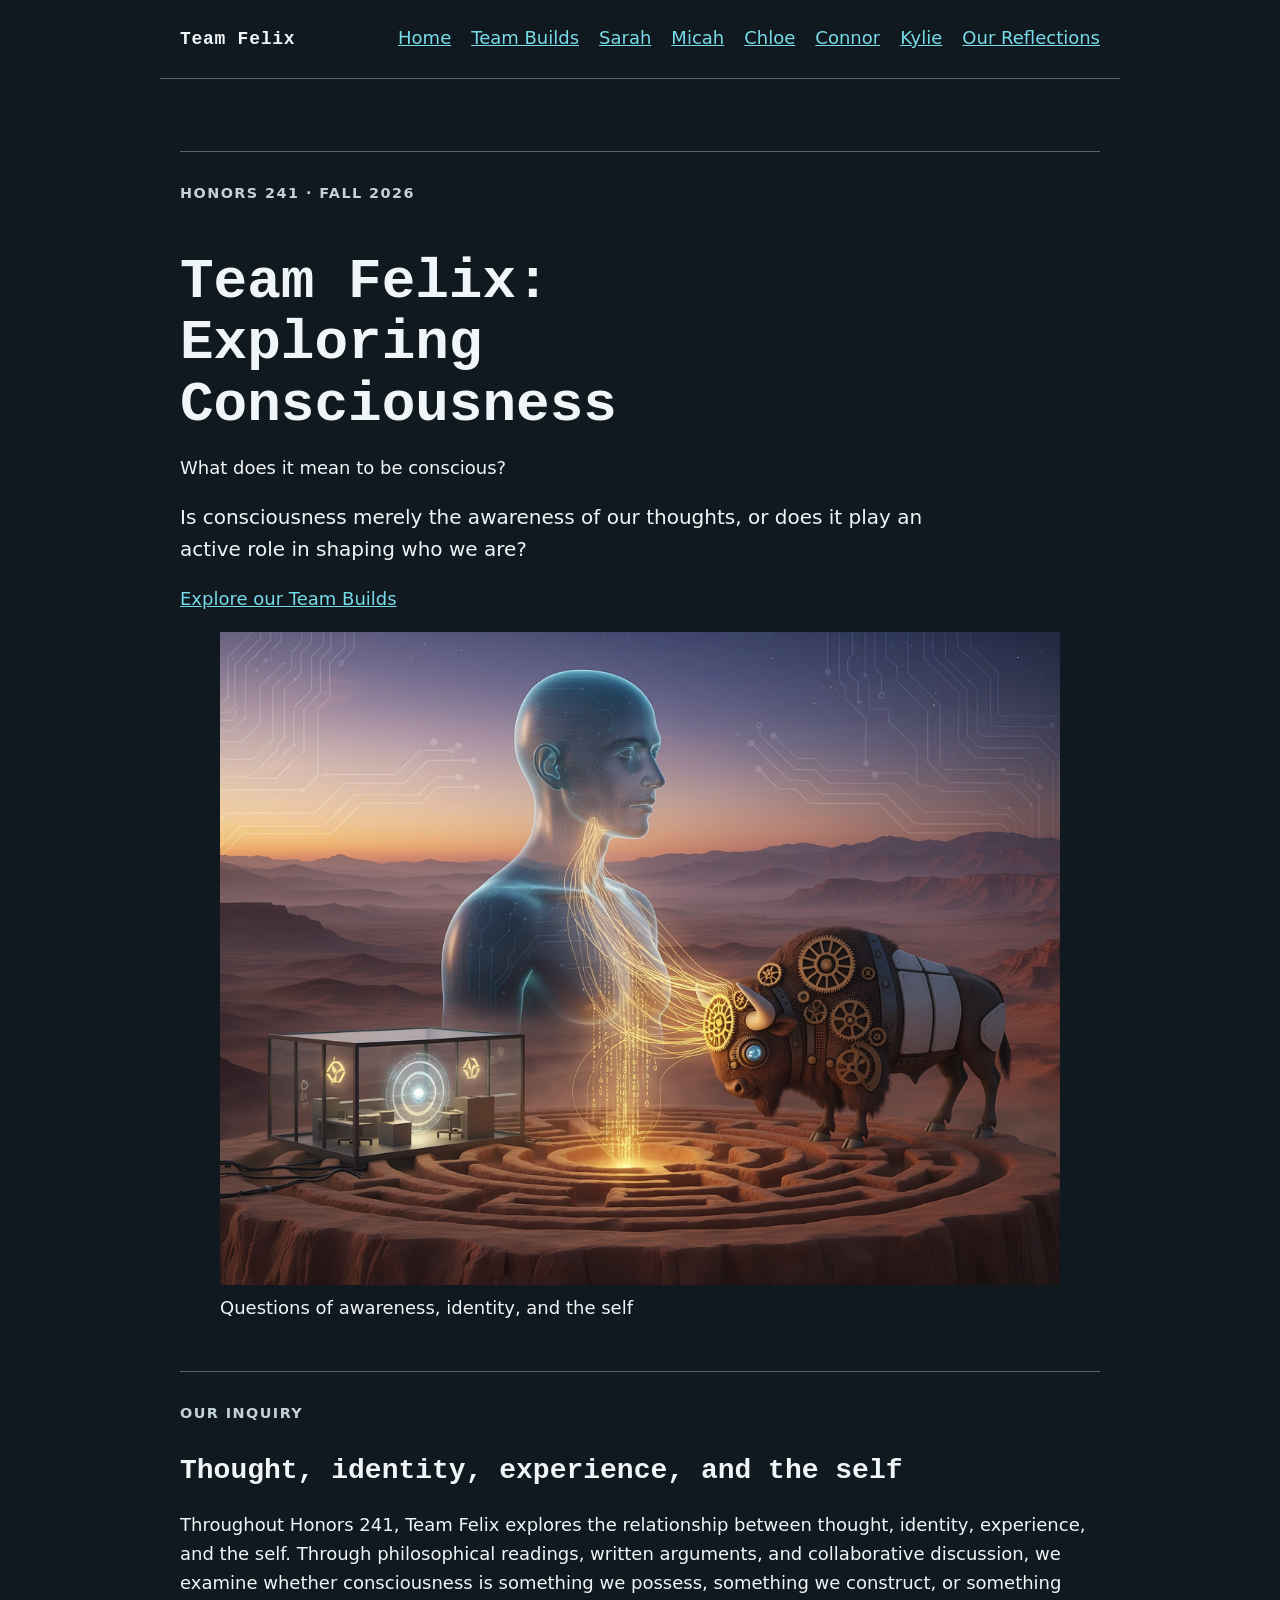
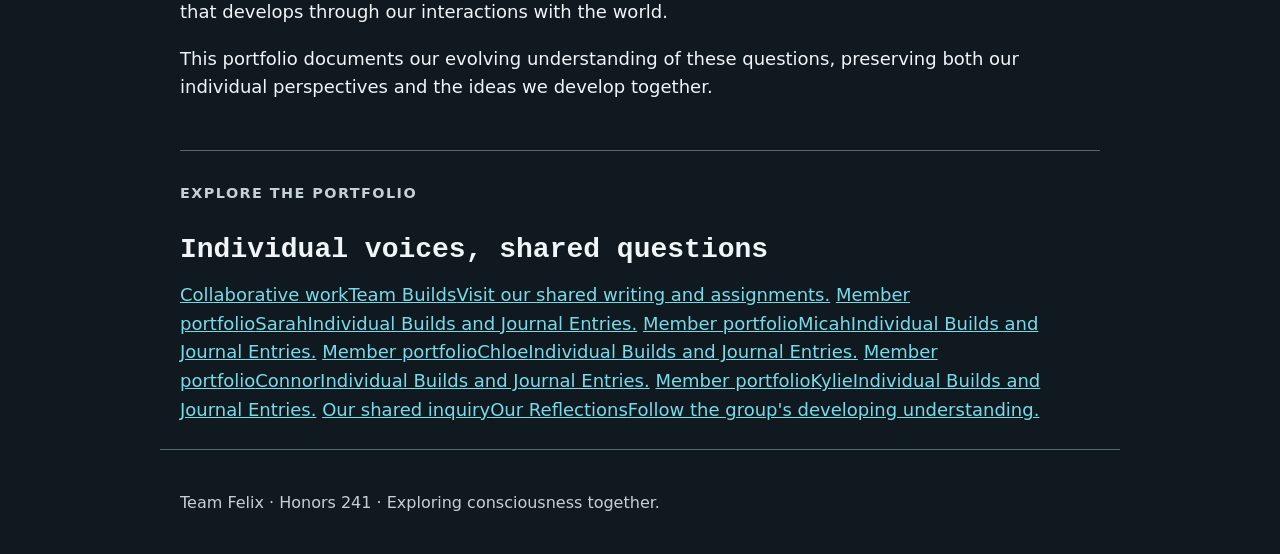
<file: index.html>
<!DOCTYPE html>
<html lang="en">
<head>
  <meta charset="utf-8">
  <meta name="viewport" content="width=device-width, initial-scale=1">
  <title>Team Felix | Exploring Consciousness</title>
  <meta name="description" content="Team Felix's Honors 241 portfolio exploring consciousness, identity, experience, and the self.">
  <link rel="stylesheet" href="styles.css">
</head>
<body>
  <a class="skip-link" href="#main">Skip to main content</a>

  <header class="site-header">
    <p class="site-title"><a href="index.html">Team Felix</a></p>
    <nav aria-label="Main navigation">
      <ul>
        <li><a href="index.html" aria-current="page">Home</a></li>
        <li><a href="team-builds.html">Team Builds</a></li>
        <li><a href="sarah.html">Sarah</a></li>
        <li><a href="micah.html">Micah</a></li>
        <li><a href="chloe.html">Chloe</a></li>
        <li><a href="connor.html">Connor</a></li>
        <li><a href="kylie.html">Kylie</a></li>
        <li><a href="reflections.html">Our Reflections</a></li>
      </ul>
    </nav>
  </header>

  <main id="main">
    <section class="hero" aria-labelledby="hero-title">
      <div class="hero-copy">
        <p class="eyebrow">Honors 241 · Fall 2026</p>
        <h1 id="hero-title">Team Felix: Exploring Consciousness</h1>
        <p class="hero-question">What does it mean to be conscious?</p>
        <p class="intro">Is consciousness merely the awareness of our thoughts, or does it play an active role in shaping who we are?</p>
        <a class="button-link" href="team-builds.html">Explore our Team Builds</a>
      </div>
      <figure class="hero-art">
        <img src="images/Firefly_Create_an_image_that_interprets_an_idea_of_consciousness_where_the_mind_is_fully_sepe_859246.png" alt="Abstract artwork inspired by the idea of consciousness">
        <figcaption>Questions of awareness, identity, and the self</figcaption>
      </figure>
    </section>

    <section aria-labelledby="about-heading">
      <p class="eyebrow">Our inquiry</p>
      <h2 id="about-heading">Thought, identity, experience, and the self</h2>
      <p>Throughout Honors 241, Team Felix explores the relationship between thought, identity, experience, and the self. Through philosophical readings, written arguments, and collaborative discussion, we examine whether consciousness is something we possess, something we construct, or something that develops through our interactions with the world.</p>
      <p>This portfolio documents our evolving understanding of these questions, preserving both our individual perspectives and the ideas we develop together.</p>
    </section>

    <section aria-labelledby="explore-heading">
      <p class="eyebrow">Explore the portfolio</p>
      <h2 id="explore-heading">Individual voices, shared questions</h2>
      <div class="link-grid">
        <a class="feature-card" href="team-builds.html"><span class="card-label">Collaborative work</span><span class="card-title">Team Builds</span><span>Visit our shared writing and assignments.</span></a>
        <a class="feature-card" href="sarah.html"><span class="card-label">Member portfolio</span><span class="card-title">Sarah</span><span>Individual Builds and Journal Entries.</span></a>
        <a class="feature-card" href="micah.html"><span class="card-label">Member portfolio</span><span class="card-title">Micah</span><span>Individual Builds and Journal Entries.</span></a>
        <a class="feature-card" href="chloe.html"><span class="card-label">Member portfolio</span><span class="card-title">Chloe</span><span>Individual Builds and Journal Entries.</span></a>
        <a class="feature-card" href="connor.html"><span class="card-label">Member portfolio</span><span class="card-title">Connor</span><span>Individual Builds and Journal Entries.</span></a>
        <a class="feature-card" href="kylie.html"><span class="card-label">Member portfolio</span><span class="card-title">Kylie</span><span>Individual Builds and Journal Entries.</span></a>
        <a class="feature-card" href="reflections.html"><span class="card-label">Our shared inquiry</span><span class="card-title">Our Reflections</span><span>Follow the group's developing understanding.</span></a>
      </div>
    </section>
  </main>

  <footer class="site-footer">
    <p>Team Felix · Honors 241 · Exploring consciousness together.</p>
  </footer>
</body>
</html>
</file>
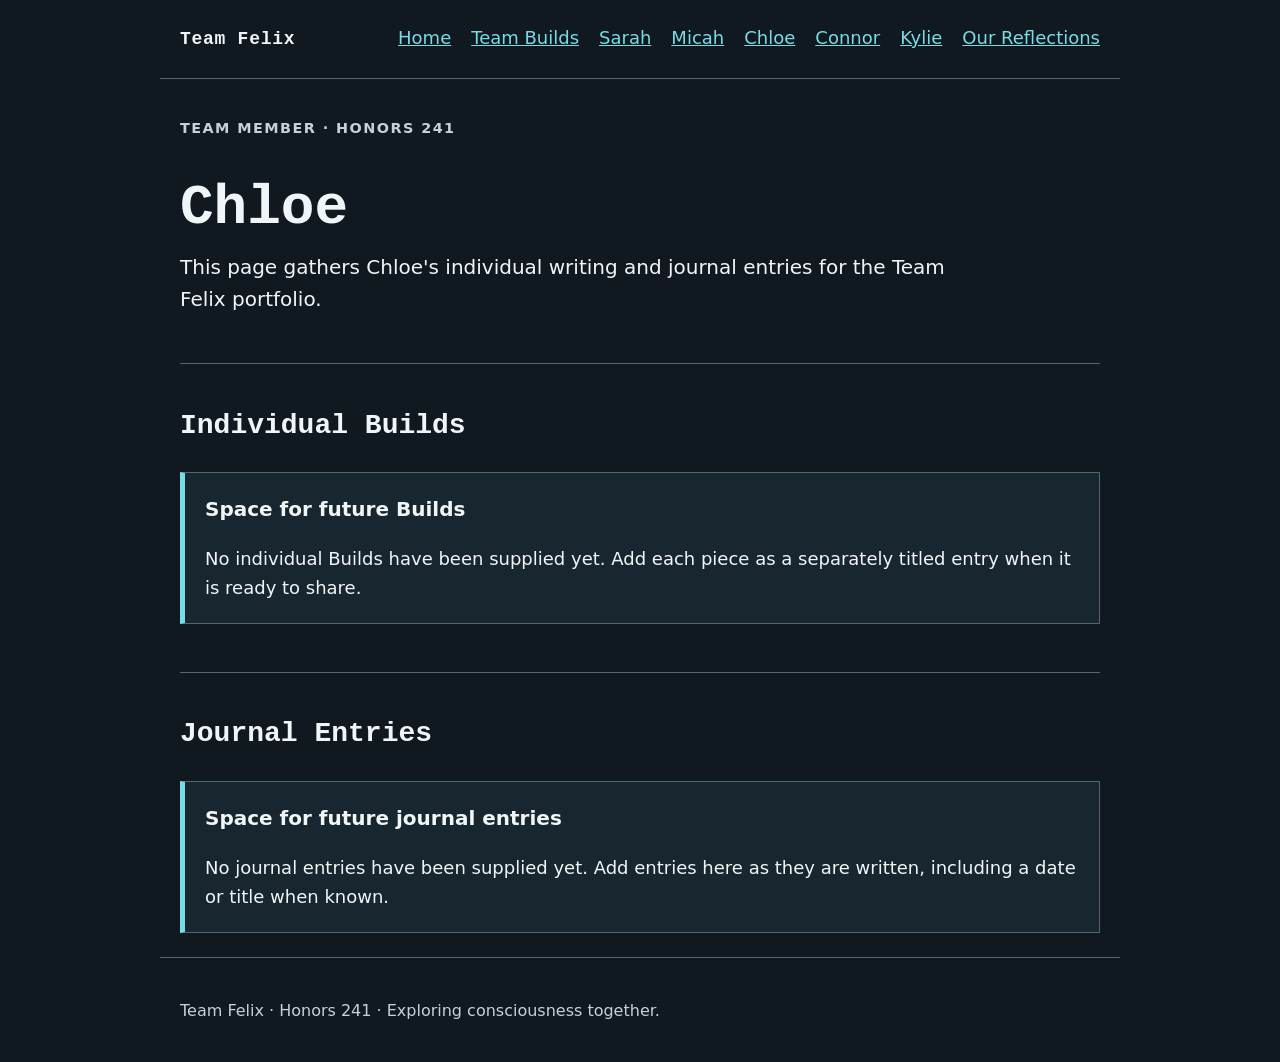
<file: chloe.html>
<!DOCTYPE html>
<html lang="en">
<head>
  <meta charset="utf-8">
  <meta name="viewport" content="width=device-width, initial-scale=1">
  <title>Chloe | Team Felix</title>
  <meta name="description" content="Chloe's Individual Builds and Journal Entries in the Team Felix Honors 241 portfolio.">
  <link rel="stylesheet" href="styles.css">
</head>
<body>
  <a class="skip-link" href="#main">Skip to main content</a>
  <header class="site-header"><p class="site-title"><a href="index.html">Team Felix</a></p><nav aria-label="Main navigation"><ul>
    <li><a href="index.html">Home</a></li><li><a href="team-builds.html">Team Builds</a></li><li><a href="sarah.html">Sarah</a></li><li><a href="micah.html">Micah</a></li><li><a href="chloe.html" aria-current="page">Chloe</a></li><li><a href="connor.html">Connor</a></li><li><a href="kylie.html">Kylie</a></li><li><a href="reflections.html">Our Reflections</a></li>
  </ul></nav></header>
  <main id="main">
    <p class="eyebrow">Team member · Honors 241</p><h1>Chloe</h1>
    <p class="intro">This page gathers Chloe's individual writing and journal entries for the Team Felix portfolio.</p>
    <section aria-labelledby="individual-builds-heading"><h2 id="individual-builds-heading">Individual Builds</h2><article class="contribution-card"><h3>Space for future Builds</h3><p>No individual Builds have been supplied yet. Add each piece as a separately titled entry when it is ready to share.</p></article></section>
    <section aria-labelledby="journal-entries-heading"><h2 id="journal-entries-heading">Journal Entries</h2><article class="contribution-card"><h3>Space for future journal entries</h3><p>No journal entries have been supplied yet. Add entries here as they are written, including a date or title when known.</p></article></section>
  </main>
  <footer class="site-footer"><p>Team Felix · Honors 241 · Exploring consciousness together.</p></footer>
</body>
</html>
</file>
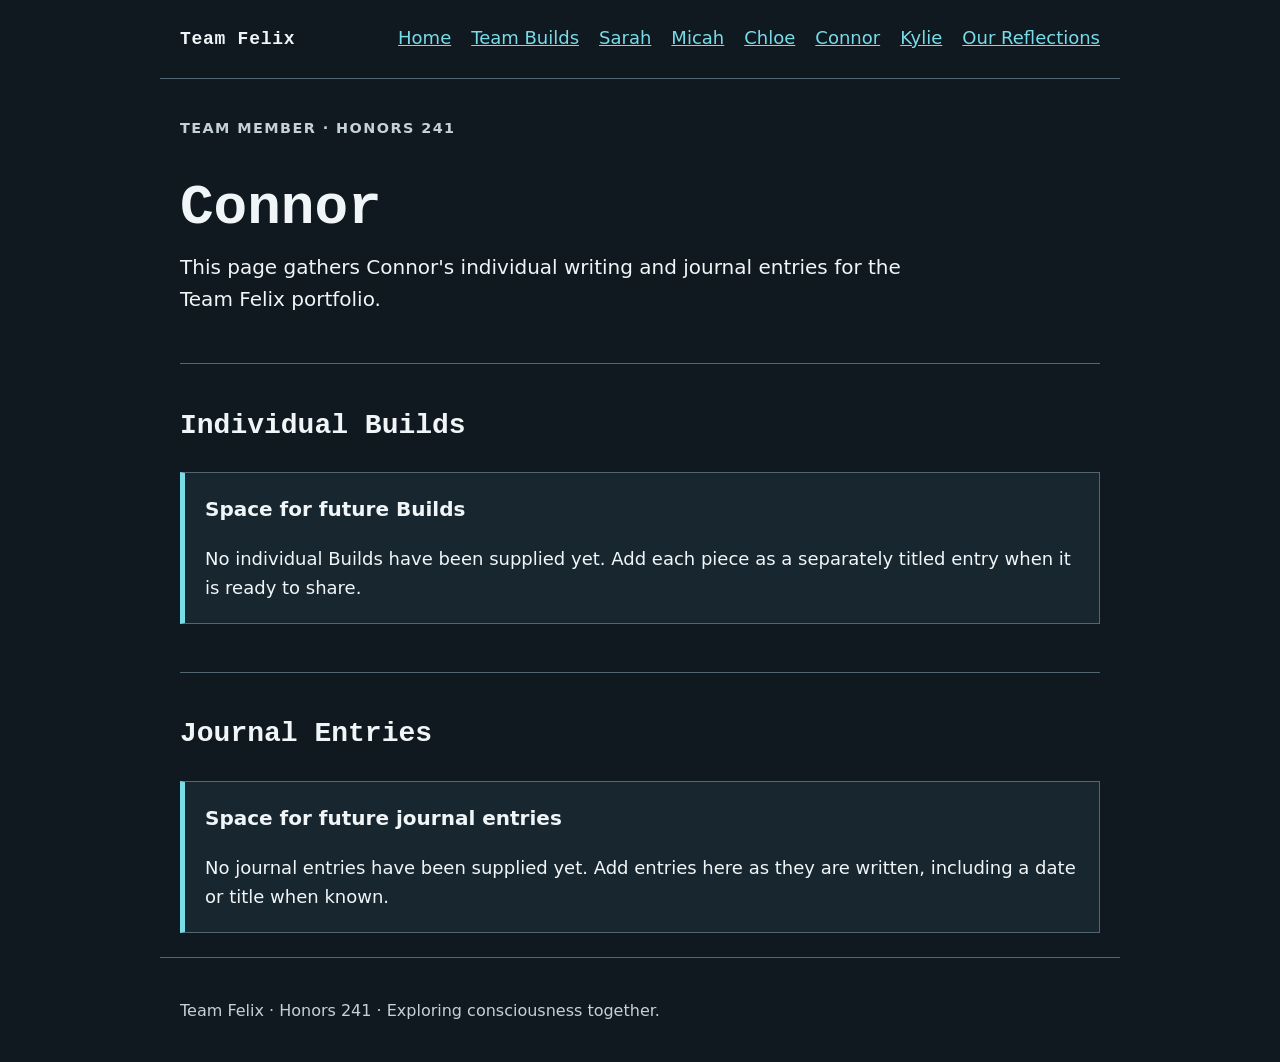
<file: connor.html>
<!DOCTYPE html>
<html lang="en">
<head>
  <meta charset="utf-8">
  <meta name="viewport" content="width=device-width, initial-scale=1">
  <title>Connor | Team Felix</title>
  <meta name="description" content="Connor's Individual Builds and Journal Entries in the Team Felix Honors 241 portfolio.">
  <link rel="stylesheet" href="styles.css">
</head>
<body>
  <a class="skip-link" href="#main">Skip to main content</a>
  <header class="site-header"><p class="site-title"><a href="index.html">Team Felix</a></p><nav aria-label="Main navigation"><ul>
    <li><a href="index.html">Home</a></li><li><a href="team-builds.html">Team Builds</a></li><li><a href="sarah.html">Sarah</a></li><li><a href="micah.html">Micah</a></li><li><a href="chloe.html">Chloe</a></li><li><a href="connor.html" aria-current="page">Connor</a></li><li><a href="kylie.html">Kylie</a></li><li><a href="reflections.html">Our Reflections</a></li>
  </ul></nav></header>
  <main id="main">
    <p class="eyebrow">Team member · Honors 241</p><h1>Connor</h1>
    <p class="intro">This page gathers Connor's individual writing and journal entries for the Team Felix portfolio.</p>
    <section aria-labelledby="individual-builds-heading"><h2 id="individual-builds-heading">Individual Builds</h2><article class="contribution-card"><h3>Space for future Builds</h3><p>No individual Builds have been supplied yet. Add each piece as a separately titled entry when it is ready to share.</p></article></section>
    <section aria-labelledby="journal-entries-heading"><h2 id="journal-entries-heading">Journal Entries</h2><article class="contribution-card"><h3>Space for future journal entries</h3><p>No journal entries have been supplied yet. Add entries here as they are written, including a date or title when known.</p></article></section>
  </main>
  <footer class="site-footer"><p>Team Felix · Honors 241 · Exploring consciousness together.</p></footer>
</body>
</html>
</file>
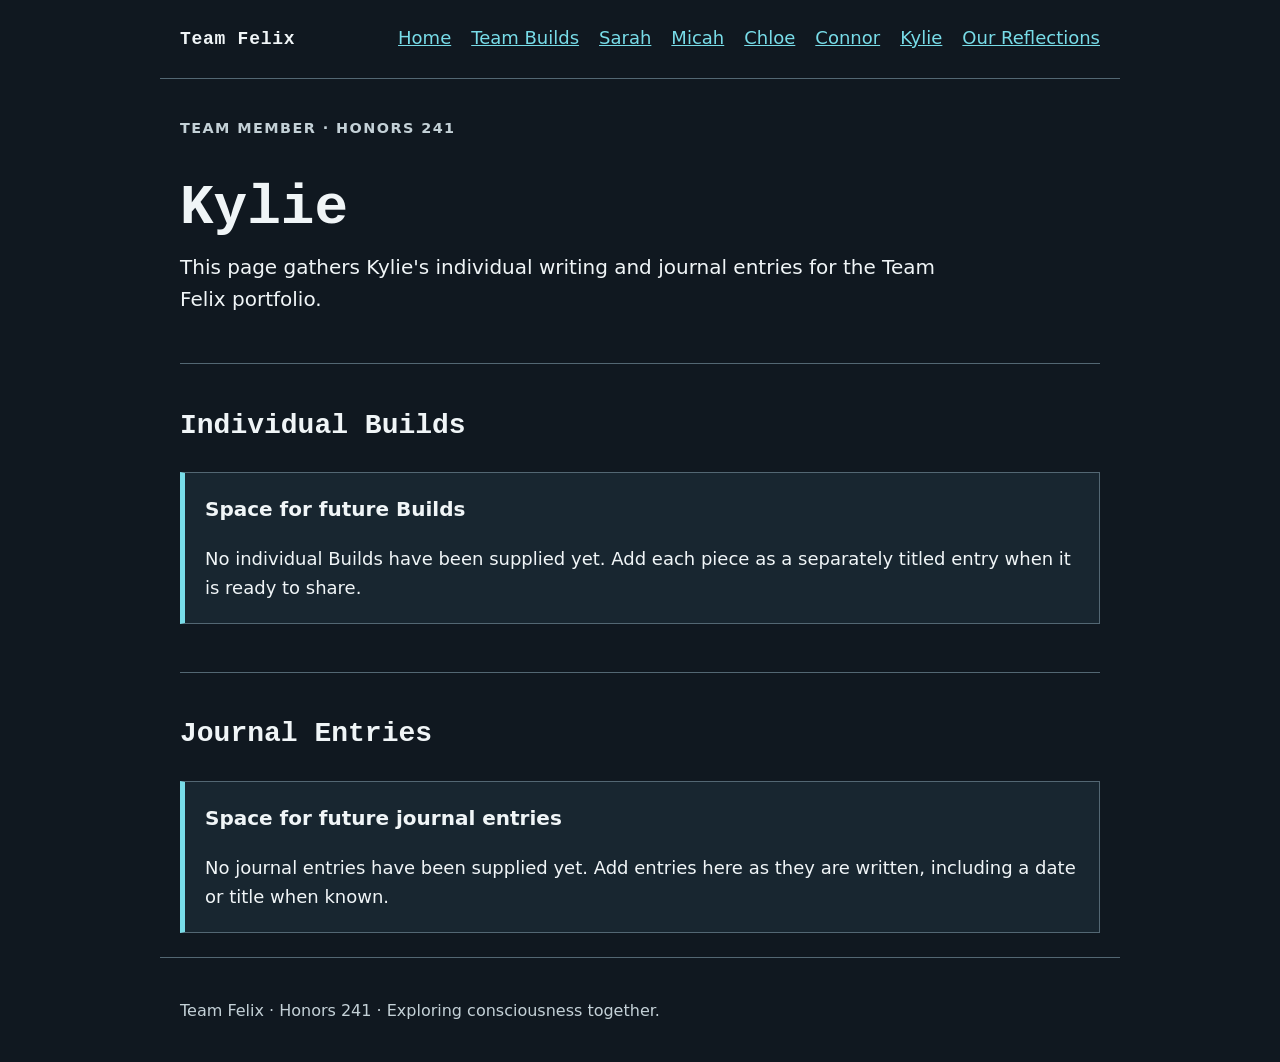
<file: kylie.html>
<!DOCTYPE html>
<html lang="en">
<head>
  <meta charset="utf-8">
  <meta name="viewport" content="width=device-width, initial-scale=1">
  <title>Kylie | Team Felix</title>
  <meta name="description" content="Kylie's Individual Builds and Journal Entries in the Team Felix Honors 241 portfolio.">
  <link rel="stylesheet" href="styles.css">
</head>
<body>
  <a class="skip-link" href="#main">Skip to main content</a>
  <header class="site-header"><p class="site-title"><a href="index.html">Team Felix</a></p><nav aria-label="Main navigation"><ul>
    <li><a href="index.html">Home</a></li><li><a href="team-builds.html">Team Builds</a></li><li><a href="sarah.html">Sarah</a></li><li><a href="micah.html">Micah</a></li><li><a href="chloe.html">Chloe</a></li><li><a href="connor.html">Connor</a></li><li><a href="kylie.html" aria-current="page">Kylie</a></li><li><a href="reflections.html">Our Reflections</a></li>
  </ul></nav></header>
  <main id="main">
    <p class="eyebrow">Team member · Honors 241</p><h1>Kylie</h1>
    <p class="intro">This page gathers Kylie's individual writing and journal entries for the Team Felix portfolio.</p>
    <section aria-labelledby="individual-builds-heading"><h2 id="individual-builds-heading">Individual Builds</h2><article class="contribution-card"><h3>Space for future Builds</h3><p>No individual Builds have been supplied yet. Add each piece as a separately titled entry when it is ready to share.</p></article></section>
    <section aria-labelledby="journal-entries-heading"><h2 id="journal-entries-heading">Journal Entries</h2><article class="contribution-card"><h3>Space for future journal entries</h3><p>No journal entries have been supplied yet. Add entries here as they are written, including a date or title when known.</p></article></section>
  </main>
  <footer class="site-footer"><p>Team Felix · Honors 241 · Exploring consciousness together.</p></footer>
</body>
</html>
</file>
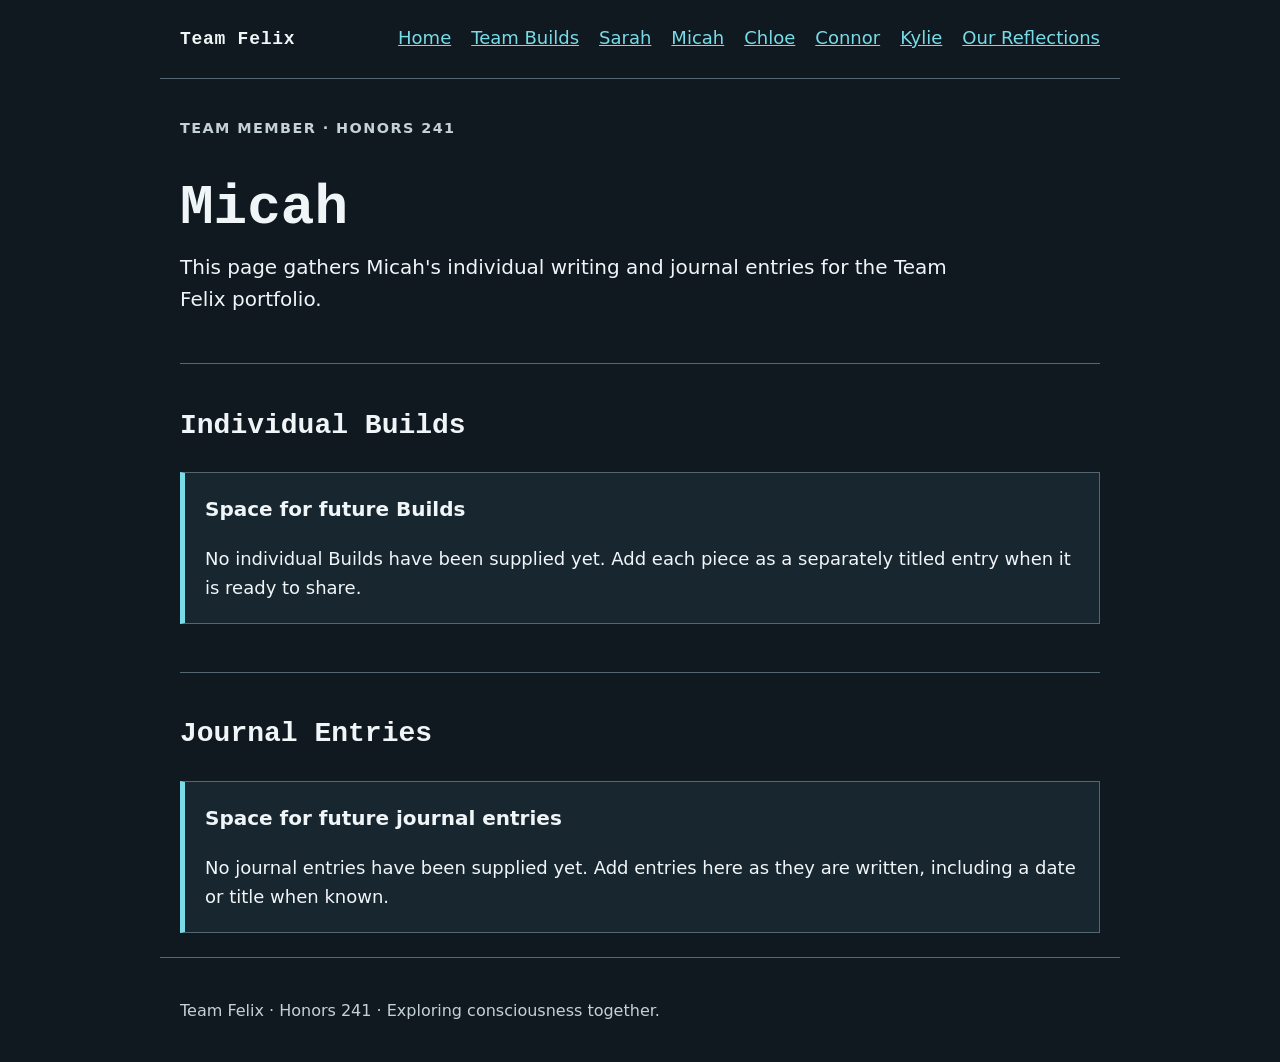
<file: micah.html>
<!DOCTYPE html>
<html lang="en">
<head>
  <meta charset="utf-8">
  <meta name="viewport" content="width=device-width, initial-scale=1">
  <title>Micah | Team Felix</title>
  <meta name="description" content="Micah's Individual Builds and Journal Entries in the Team Felix Honors 241 portfolio.">
  <link rel="stylesheet" href="styles.css">
</head>
<body>
  <a class="skip-link" href="#main">Skip to main content</a>
  <header class="site-header"><p class="site-title"><a href="index.html">Team Felix</a></p><nav aria-label="Main navigation"><ul>
    <li><a href="index.html">Home</a></li><li><a href="team-builds.html">Team Builds</a></li><li><a href="sarah.html">Sarah</a></li><li><a href="micah.html" aria-current="page">Micah</a></li><li><a href="chloe.html">Chloe</a></li><li><a href="connor.html">Connor</a></li><li><a href="kylie.html">Kylie</a></li><li><a href="reflections.html">Our Reflections</a></li>
  </ul></nav></header>
  <main id="main">
    <p class="eyebrow">Team member · Honors 241</p><h1>Micah</h1>
    <p class="intro">This page gathers Micah's individual writing and journal entries for the Team Felix portfolio.</p>
    <section aria-labelledby="individual-builds-heading"><h2 id="individual-builds-heading">Individual Builds</h2><article class="contribution-card"><h3>Space for future Builds</h3><p>No individual Builds have been supplied yet. Add each piece as a separately titled entry when it is ready to share.</p></article></section>
    <section aria-labelledby="journal-entries-heading"><h2 id="journal-entries-heading">Journal Entries</h2><article class="contribution-card"><h3>Space for future journal entries</h3><p>No journal entries have been supplied yet. Add entries here as they are written, including a date or title when known.</p></article></section>
  </main>
  <footer class="site-footer"><p>Team Felix · Honors 241 · Exploring consciousness together.</p></footer>
</body>
</html>
</file>
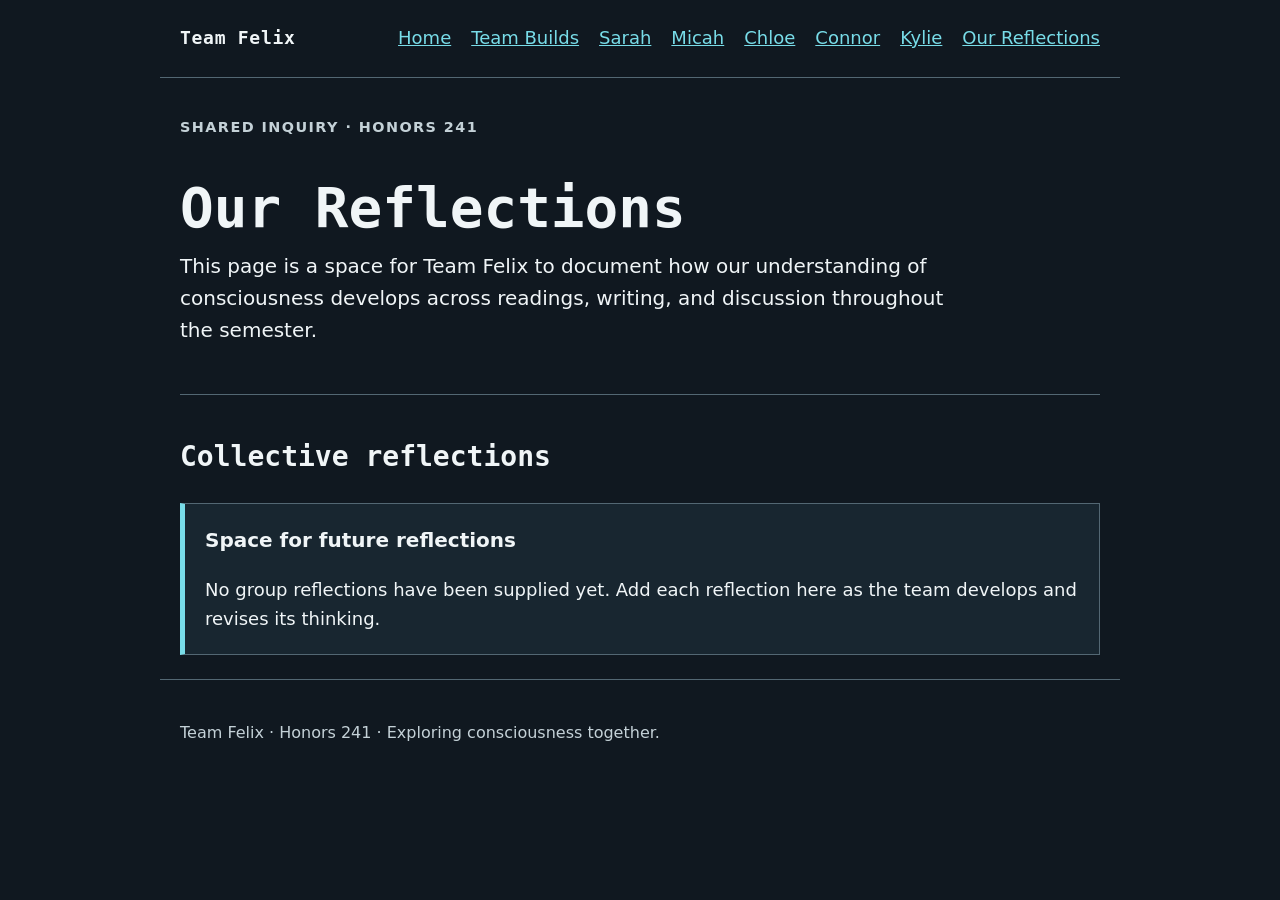
<file: reflections.html>
<!DOCTYPE html>
<html lang="en">
<head>
  <meta charset="utf-8">
  <meta name="viewport" content="width=device-width, initial-scale=1">
  <title>Our Reflections | Team Felix</title>
  <meta name="description" content="A space for Team Felix's shared reflections on consciousness in Honors 241.">
  <link rel="stylesheet" href="styles.css">
</head>
<body>
  <a class="skip-link" href="#main">Skip to main content</a>
  <header class="site-header"><p class="site-title"><a href="index.html">Team Felix</a></p><nav aria-label="Main navigation"><ul>
    <li><a href="index.html">Home</a></li><li><a href="team-builds.html">Team Builds</a></li><li><a href="sarah.html">Sarah</a></li><li><a href="micah.html">Micah</a></li><li><a href="chloe.html">Chloe</a></li><li><a href="connor.html">Connor</a></li><li><a href="kylie.html">Kylie</a></li><li><a href="reflections.html" aria-current="page">Our Reflections</a></li>
  </ul></nav></header>
  <main id="main">
    <p class="eyebrow">Shared inquiry · Honors 241</p><h1>Our Reflections</h1>
    <p class="intro">This page is a space for Team Felix to document how our understanding of consciousness develops across readings, writing, and discussion throughout the semester.</p>
    <section aria-labelledby="reflections-heading"><h2 id="reflections-heading">Collective reflections</h2><article class="contribution-card"><h3>Space for future reflections</h3><p>No group reflections have been supplied yet. Add each reflection here as the team develops and revises its thinking.</p></article></section>
  </main>
  <footer class="site-footer"><p>Team Felix · Honors 241 · Exploring consciousness together.</p></footer>
</body>
</html>
</file>
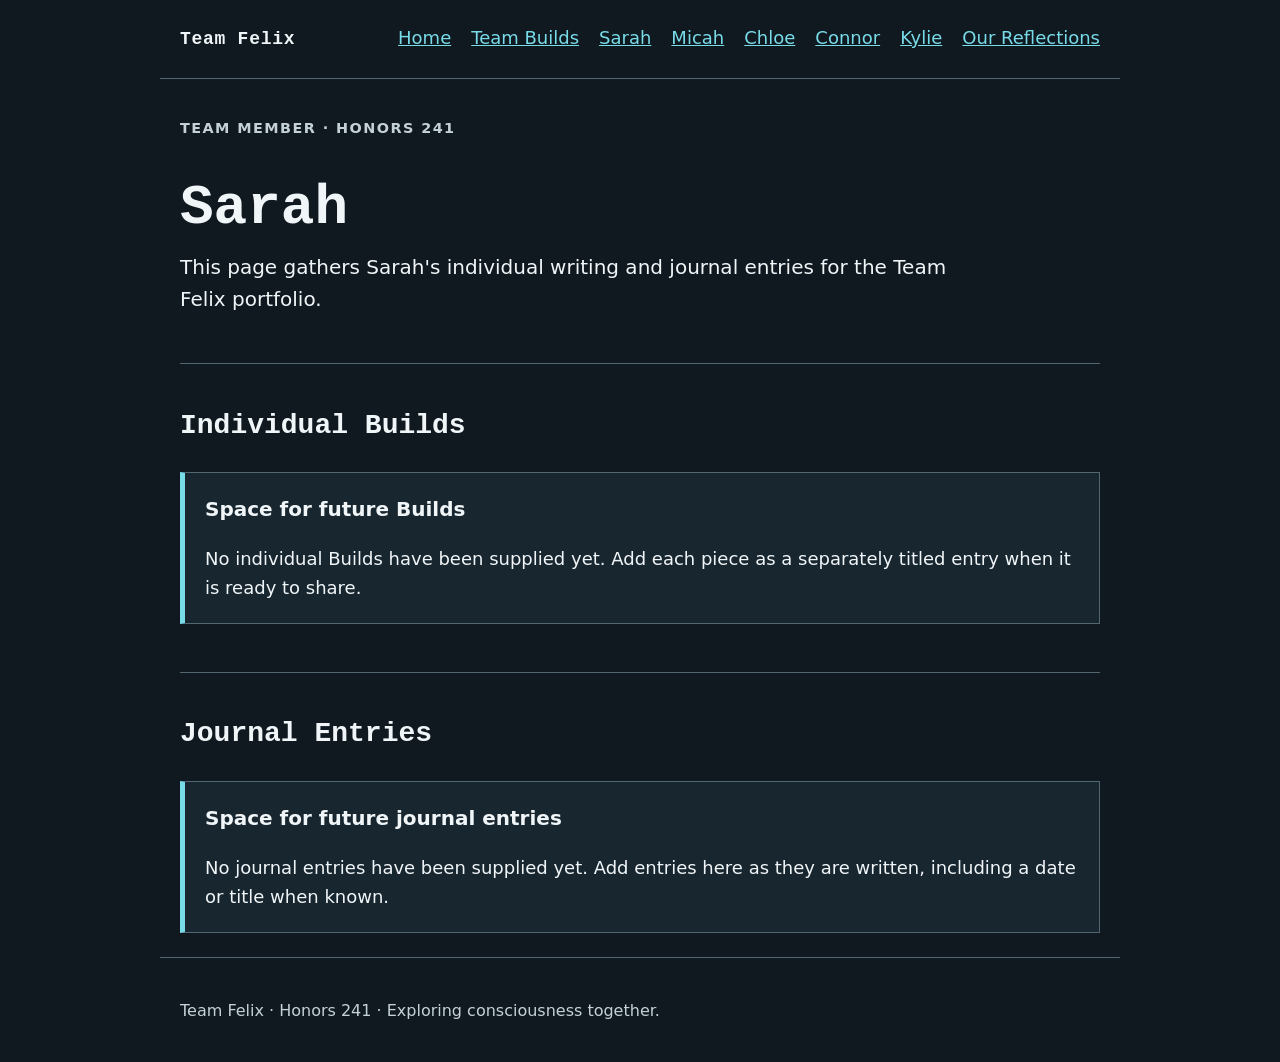
<file: sarah.html>
<!DOCTYPE html>
<html lang="en">
<head>
  <meta charset="utf-8">
  <meta name="viewport" content="width=device-width, initial-scale=1">
  <title>Sarah | Team Felix</title>
  <meta name="description" content="Sarah's Individual Builds and Journal Entries in the Team Felix Honors 241 portfolio.">
  <link rel="stylesheet" href="styles.css">
</head>
<body>
  <a class="skip-link" href="#main">Skip to main content</a>
  <header class="site-header"><p class="site-title"><a href="index.html">Team Felix</a></p><nav aria-label="Main navigation"><ul>
    <li><a href="index.html">Home</a></li><li><a href="team-builds.html">Team Builds</a></li><li><a href="sarah.html" aria-current="page">Sarah</a></li><li><a href="micah.html">Micah</a></li><li><a href="chloe.html">Chloe</a></li><li><a href="connor.html">Connor</a></li><li><a href="kylie.html">Kylie</a></li><li><a href="reflections.html">Our Reflections</a></li>
  </ul></nav></header>
  <main id="main">
    <p class="eyebrow">Team member · Honors 241</p><h1>Sarah</h1>
    <p class="intro">This page gathers Sarah's individual writing and journal entries for the Team Felix portfolio.</p>
    <section aria-labelledby="individual-builds-heading"><h2 id="individual-builds-heading">Individual Builds</h2><article class="contribution-card"><h3>Space for future Builds</h3><p>No individual Builds have been supplied yet. Add each piece as a separately titled entry when it is ready to share.</p></article></section>
    <section aria-labelledby="journal-entries-heading"><h2 id="journal-entries-heading">Journal Entries</h2><article class="contribution-card"><h3>Space for future journal entries</h3><p>No journal entries have been supplied yet. Add entries here as they are written, including a date or title when known.</p></article></section>
  </main>
  <footer class="site-footer"><p>Team Felix · Honors 241 · Exploring consciousness together.</p></footer>
</body>
</html>
</file>
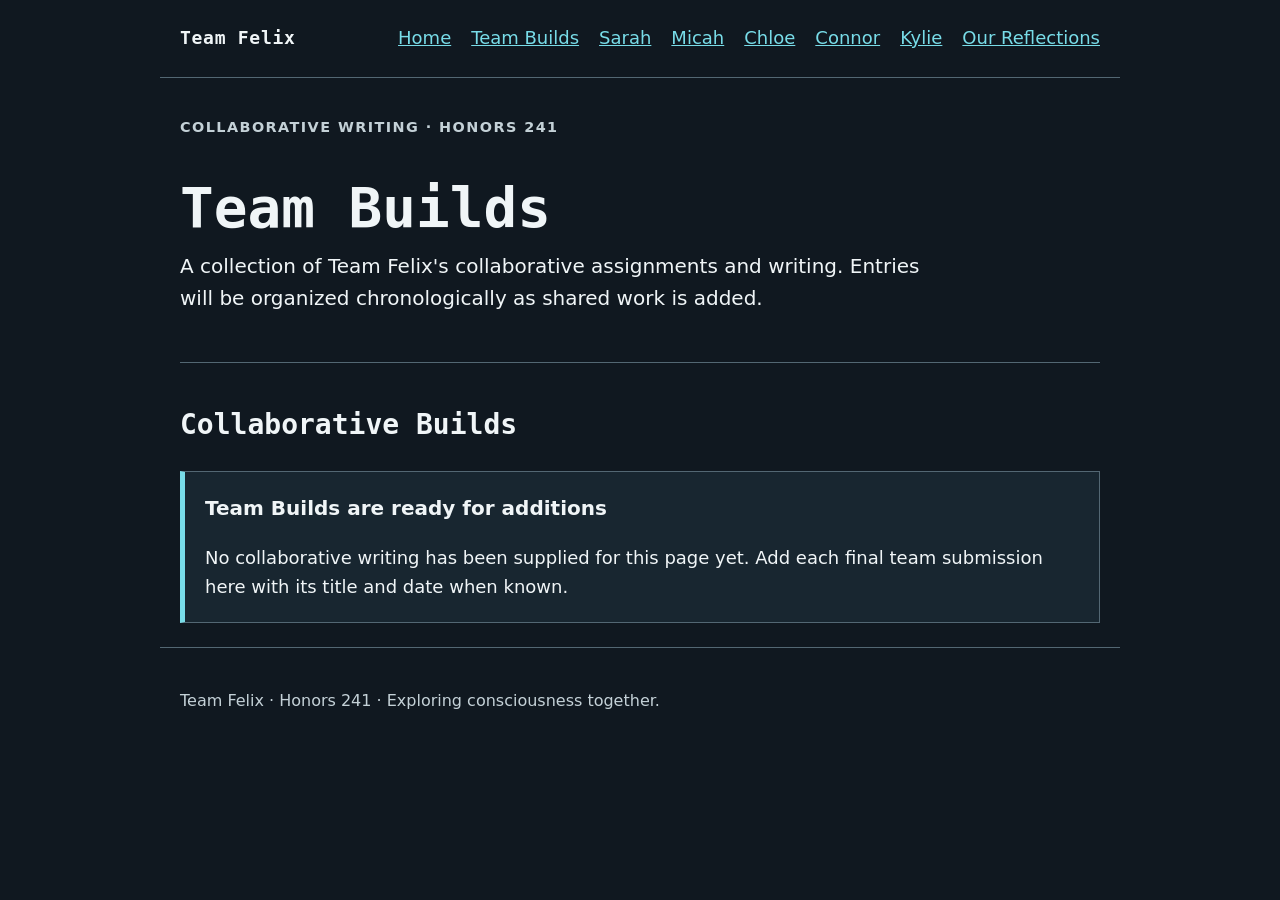
<file: team-builds.html>
<!DOCTYPE html>
<html lang="en">
<head>
  <meta charset="utf-8">
  <meta name="viewport" content="width=device-width, initial-scale=1">
  <title>Team Builds | Team Felix</title>
  <meta name="description" content="Collaborative writing and assignments from Team Felix's Honors 241 portfolio.">
  <link rel="stylesheet" href="styles.css">
</head>
<body>
  <a class="skip-link" href="#main">Skip to main content</a>
  <header class="site-header">
    <p class="site-title"><a href="index.html">Team Felix</a></p>
    <nav aria-label="Main navigation"><ul>
      <li><a href="index.html">Home</a></li><li><a href="team-builds.html" aria-current="page">Team Builds</a></li>
      <li><a href="sarah.html">Sarah</a></li><li><a href="micah.html">Micah</a></li><li><a href="chloe.html">Chloe</a></li>
      <li><a href="connor.html">Connor</a></li><li><a href="kylie.html">Kylie</a></li><li><a href="reflections.html">Our Reflections</a></li>
    </ul></nav>
  </header>
  <main id="main">
    <p class="eyebrow">Collaborative writing · Honors 241</p>
    <h1>Team Builds</h1>
    <p class="intro">A collection of Team Felix's collaborative assignments and writing. Entries will be organized chronologically as shared work is added.</p>
    <section aria-labelledby="builds-heading">
      <h2 id="builds-heading">Collaborative Builds</h2>
      <article class="contribution-card">
        <h3>Team Builds are ready for additions</h3>
        <p>No collaborative writing has been supplied for this page yet. Add each final team submission here with its title and date when known.</p>
      </article>
    </section>
  </main>
  <footer class="site-footer"><p>Team Felix · Honors 241 · Exploring consciousness together.</p></footer>
</body>
</html>
</file>
<file: styles.css>
:root {
  --text: #f0f5f7;
  --muted: #c4d1d7;
  --background: #101820;
  --surface: #182630;
  --accent: #78dce8;
  --border: #536773;
  --max-width: 60rem;
}

*,
*::before,
*::after {
  box-sizing: border-box;
}

body {
  margin: 0;
  font-family: system-ui, -apple-system, "Segoe UI", Roboto, sans-serif;
  font-size: 1.125rem;
  line-height: 1.6;
  color: var(--text);
  background: var(--background);
}

.site-header,
main,
.site-footer {
  max-width: var(--max-width);
  margin: 0 auto;
  padding: 1.5rem 1.25rem;
}

.site-header {
  display: flex;
  flex-wrap: wrap;
  align-items: baseline;
  justify-content: space-between;
  gap: 1rem;
  border-bottom: 1px solid var(--border);
}

.site-title {
  margin: 0;
  font-weight: 700;
  font-family: ui-monospace, "Cascadia Code", "Segoe UI Mono", monospace;
  letter-spacing: 0.04em;
}

.site-title a {
  color: inherit;
  text-decoration: none;
}

nav ul {
  display: flex;
  flex-wrap: wrap;
  gap: 1.25rem;
  margin: 0;
  padding: 0;
  list-style: none;
}

a {
  color: var(--accent);
}

a:focus-visible {
  outline: 3px solid var(--accent);
  outline-offset: 2px;
}

h1 {
  max-width: 18ch;
  margin-bottom: 0.75rem;
  font-family: ui-monospace, "Cascadia Code", "Segoe UI Mono", monospace;
  font-size: clamp(2.25rem, 6vw, 3.5rem);
  line-height: 1.1;
}

.eyebrow {
  margin-bottom: 0.5rem;
  color: var(--muted);
  font-size: 0.9rem;
  font-weight: 700;
  letter-spacing: 0.1em;
  text-transform: uppercase;
}

.intro {
  max-width: 48rem;
  margin-top: 0;
  font-size: 1.25rem;
}

main section {
  margin-top: 3rem;
  padding-top: 1rem;
  border-top: 1px solid var(--border);
}

main section h2 {
  margin-bottom: 0.5rem;
  font-family: ui-monospace, "Cascadia Code", "Segoe UI Mono", monospace;
  font-size: 1.75rem;
}

.contribution-card {
  margin-top: 1.5rem;
  padding: 1.25rem;
  border: 1px solid var(--border);
  border-left: 0.35rem solid var(--accent);
  background: var(--surface);
}

.contribution-card h3 {
  margin-top: 0;
  font-size: 1.25rem;
}

.contribution-card p {
  margin-bottom: 0;
}

img,
video {
  max-width: 100%;
  height: auto;
}

.site-footer {
  border-top: 1px solid var(--border);
  color: var(--muted);
  font-size: 1rem;
}

.skip-link {
  position: absolute;
  left: -999rem;
}

.skip-link:focus {
  left: 1rem;
  top: 1rem;
  padding: 0.5rem 0.75rem;
  background: var(--background);
}
</file>
